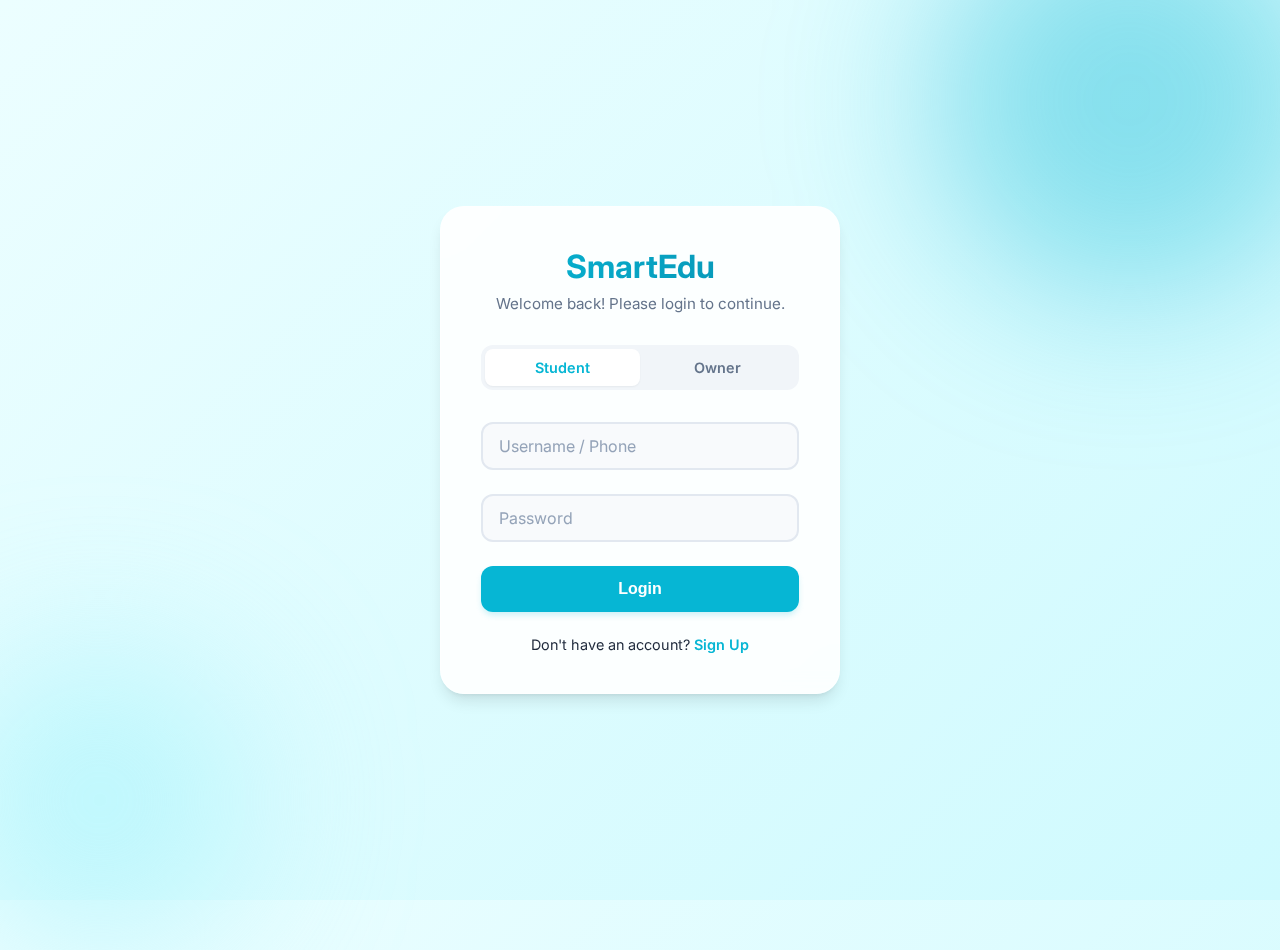
<file: index.html>
<!DOCTYPE html>
<html lang="en">
<head>
    <meta charset="UTF-8">
    <meta name="viewport" content="width=device-width, initial-scale=1.0">
    <title>SmartEdu Login</title>
    <!-- Google Fonts -->
    <link rel="preconnect" href="https://fonts.googleapis.com">
    <link rel="preconnect" href="https://fonts.gstatic.com" crossorigin>
    <link href="https://fonts.googleapis.com/css2?family=Inter:wght@400;500;600;700&display=swap" rel="stylesheet">
    <!-- Custom CSS -->
    <link rel="stylesheet" href="styles.css">
</head>
<body>
    <!-- Background Decoration -->
    <div class="bg-shape shape-1"></div>
    <div class="bg-shape shape-2"></div>

    <div class="login-container">
        <div class="login-header">
            <h1>SmartEdu</h1>
            <p>Welcome back! Please login to continue.</p>
        </div>

        <form action="#" method="POST">
            <!-- Role Toggle -->
            <div class="toggle-container">
                <input type="radio" name="role" id="role-student" class="toggle-input" value="student" checked>
                <label for="role-student" class="toggle-option">Student</label>

                <input type="radio" name="role" id="role-owner" class="toggle-input" value="owner">
                <label for="role-owner" class="toggle-option">Owner</label>

                <div class="toggle-slider"></div>
            </div>

            <!-- Username Input -->
            <div class="form-group">
                <input type="text" id="username" class="form-input" placeholder=" " required>
                <label for="username" class="form-label">Username / Phone</label>
            </div>

            <!-- Password Input -->
            <div class="form-group">
                <input type="password" id="password" class="form-input" placeholder=" " required>
                <label for="password" class="form-label">Password</label>
            </div>

            <!-- Login Button -->
            <button type="submit" class="login-btn">Login</button>

            <div class="login-footer">
                <p>Don't have an account? <a href="#">Sign Up</a></p>
            </div>
        </form>
    </div>
</body>
</html>
</file>
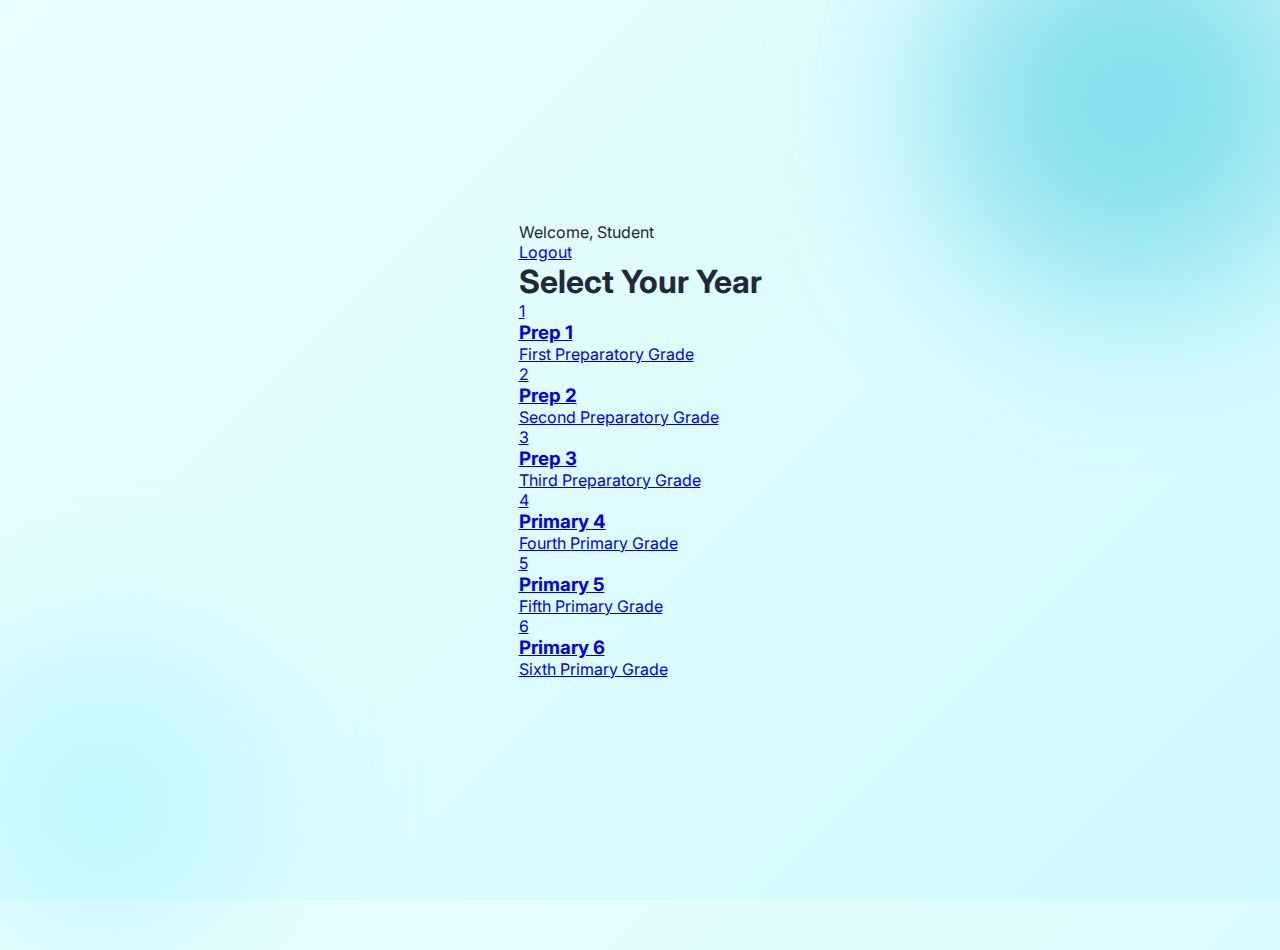
<file: dashboard.html>
<!DOCTYPE html>
<html lang="en">

<head>
    <meta charset="UTF-8">
    <meta name="viewport" content="width=device-width, initial-scale=1.0">
    <title>Student Dashboard - SmartEdu</title>
    <!-- Google Fonts -->
    <link rel="preconnect" href="https://fonts.googleapis.com">
    <link rel="preconnect" href="https://fonts.gstatic.com" crossorigin>
    <link href="https://fonts.googleapis.com/css2?family=Inter:wght@400;500;600;700;800&display=swap" rel="stylesheet">
    <!-- Custom CSS -->
    <link rel="stylesheet" href="styles.css">
</head>

<body>
    <!-- Background Decoration -->
    <div class="bg-shape shape-1"></div>
    <div class="bg-shape shape-2"></div>

    <div class="dashboard-container">
        <!-- Header -->
        <header class="dashboard-header">
            <div class="welcome-text">Welcome, <span>Student</span></div>
            <a href="index.html" class="logout-btn">Logout</a>
        </header>

        <!-- Main Content -->
        <main class="main-content">
            <h1 class="section-title">Select Your Year</h1>

            <div class="cards-container">
                <!-- Prep 1 Card -->
                <a href="#" class="year-card">
                    <div class="card-icon">1</div>
                    <h3>Prep 1</h3>
                    <p>First Preparatory Grade</p>
                </a>

                <!-- Prep 2 Card -->
                <a href="#" class="year-card">
                    <div class="card-icon">2</div>
                    <h3>Prep 2</h3>
                    <p>Second Preparatory Grade</p>
                </a>

                <!-- Prep 3 Card -->
                <a href="#" class="year-card">
                    <div class="card-icon">3</div>
                    <h3>Prep 3</h3>
                    <p>Third Preparatory Grade</p>
                </a>

                <!-- Primary 4 Card -->
                <a href="#" class="year-card">
                    <div class="card-icon">4</div>
                    <h3>Primary 4</h3>
                    <p>Fourth Primary Grade</p>
                </a>

                <!-- Primary 5 Card -->
                <a href="#" class="year-card">
                    <div class="card-icon">5</div>
                    <h3>Primary 5</h3>
                    <p>Fifth Primary Grade</p>
                </a>

                <!-- Primary 6 Card -->
                <a href="#" class="year-card">
                    <div class="card-icon">6</div>
                    <h3>Primary 6</h3>
                    <p>Sixth Primary Grade</p>
                </a>
            </div>
        </main>
    </div>
</body>

</html>
</file>
<file: styles.css>
/* CSS Variables for the Cyan/White Theme */
:root {
  --primary-color: #06b6d4; /* Cyan 500 */
  --primary-hover: #0891b2; /* Cyan 600 */
  --bg-gradient-start: #ecfeff; /* Cyan 50 */
  --bg-gradient-end: #cffafe; /* Cyan 100 */
  --white: #ffffff;
  --text-main: #1e293b; /* Slate 800 */
  --text-muted: #64748b; /* Slate 500 */
  --shadow-sm: 0 1px 2px 0 rgb(0 0 0 / 0.05);
  --shadow-lg: 0 10px 15px -3px rgb(0 0 0 / 0.1), 0 4px 6px -4px rgb(0 0 0 / 0.1);
  --font-family: 'Inter', sans-serif;
  --transition: all 0.3s ease;
}

* {
  box-sizing: border-box;
  margin: 0;
  padding: 0;
}

body {
  font-family: var(--font-family);
  background: linear-gradient(135deg, var(--bg-gradient-start), var(--bg-gradient-end));
  height: 100vh;
  display: flex;
  justify-content: center;
  align-items: center;
  color: var(--text-main);
  overflow: hidden;
}

/* Background Decoration */
.bg-shape {
  position: absolute;
  border-radius: 50%;
  filter: blur(80px);
  z-index: -1;
  animation: float 10s infinite ease-in-out;
}

.shape-1 {
  width: 400px;
  height: 400px;
  background: rgba(6, 182, 212, 0.4);
  top: -100px;
  right: -50px;
}

.shape-2 {
  width: 300px;
  height: 300px;
  background: rgba(165, 243, 252, 0.6);
  bottom: -50px;
  left: -50px;
  animation-delay: 2s;
}

@keyframes float {
  0%, 100% { transform: translateY(0); }
  50% { transform: translateY(20px); }
}

/* Login Card */
.login-container {
  background: rgba(255, 255, 255, 0.9);
  padding: 2.5rem;
  border-radius: 24px;
  box-shadow: var(--shadow-lg);
  width: 100%;
  max-width: 400px;
  backdrop-filter: blur(10px);
  border: 1px solid rgba(255, 255, 255, 0.5);
  animation: slideUp 0.6s ease-out;
}

@keyframes slideUp {
  from { opacity: 0; transform: translateY(20px); }
  to { opacity: 1; transform: translateY(0); }
}

.login-header {
  text-align: center;
  margin-bottom: 2rem;
}

.login-header h1 {
  font-size: 2rem;
  font-weight: 700;
  color: var(--text-main);
  margin-bottom: 0.5rem;
  background: linear-gradient(to right, var(--primary-color), var(--primary-hover));
  -webkit-background-clip: text;
  -webkit-text-fill-color: transparent;
}

.login-header p {
  color: var(--text-muted);
  font-size: 0.95rem;
}

/* Role Toggle Switch */
.toggle-container {
  display: flex;
  background: #f1f5f9;
  padding: 4px;
  border-radius: 12px;
  margin-bottom: 2rem;
  position: relative;
}

.toggle-input {
  display: none;
}

.toggle-option {
  flex: 1;
  text-align: center;
  padding: 10px;
  font-weight: 600;
  font-size: 0.9rem;
  cursor: pointer;
  z-index: 1;
  color: var(--text-muted);
  transition: color 0.3s;
  border-radius: 8px;
}

.toggle-slider {
  position: absolute;
  top: 4px;
  left: 4px;
  width: calc(50% - 4px);
  height: calc(100% - 8px);
  background: var(--white);
  border-radius: 8px;
  box-shadow: var(--shadow-sm);
  transition: transform 0.3s cubic-bezier(0.4, 0.0, 0.2, 1);
  z-index: 0;
}

/* Toggle Logic */
#role-owner:checked ~ .toggle-slider {
  transform: translateX(100%);
}

#role-student:checked + .toggle-option {
  color: var(--primary-color);
}

#role-owner:checked + label + .toggle-option {
  color: var(--primary-color);
}

/* Form Groups */
.form-group {
  margin-bottom: 1.5rem;
  position: relative;
}

.form-input {
  width: 100%;
  padding: 12px 16px;
  border: 2px solid #e2e8f0;
  border-radius: 12px;
  font-size: 1rem;
  font-family: inherit;
  transition: var(--transition);
  background: #f8fafc;
  outline: none;
}

.form-input:focus {
  border-color: var(--primary-color);
  background: var(--white);
  box-shadow: 0 0 0 3px rgba(6, 182, 212, 0.1);
}

.form-label {
  position: absolute;
  left: 14px;
  top: 14px;
  color: #94a3b8;
  font-size: 1rem;
  transition: var(--transition);
  pointer-events: none;
  background: transparent;
  padding: 0 4px;
}

/* Floating Label Effect */
.form-input:focus + .form-label,
.form-input:not(:placeholder-shown) + .form-label {
  top: -10px;
  left: 12px;
  font-size: 0.8rem;
  background: var(--white);
  color: var(--primary-color);
  font-weight: 600;
}

/* Button */
.login-btn {
  width: 100%;
  padding: 14px;
  background: var(--primary-color);
  color: var(--white);
  border: none;
  border-radius: 12px;
  font-size: 1rem;
  font-weight: 600;
  cursor: pointer;
  transition: var(--transition);
  box-shadow: 0 4px 6px -1px rgba(6, 182, 212, 0.2);
}

.login-btn:hover {
  background: var(--primary-hover);
  transform: translateY(-1px);
  box-shadow: 0 6px 8px -1px rgba(6, 182, 212, 0.3);
}

.login-btn:active {
  transform: translateY(0);
}

/* Footer Links */
.login-footer {
  margin-top: 1.5rem;
  text-align: center;
  font-size: 0.9rem;
}

.login-footer a {
  color: var(--primary-color);
  text-decoration: none;
  font-weight: 600;
}

.login-footer a:hover {
  text-decoration: underline;
}

/* Responsive */
@media (max-width: 480px) {
  .login-container {
    padding: 2rem;
    margin: 1rem;
    width: calc(100% - 2rem);
  }
}
</file>
